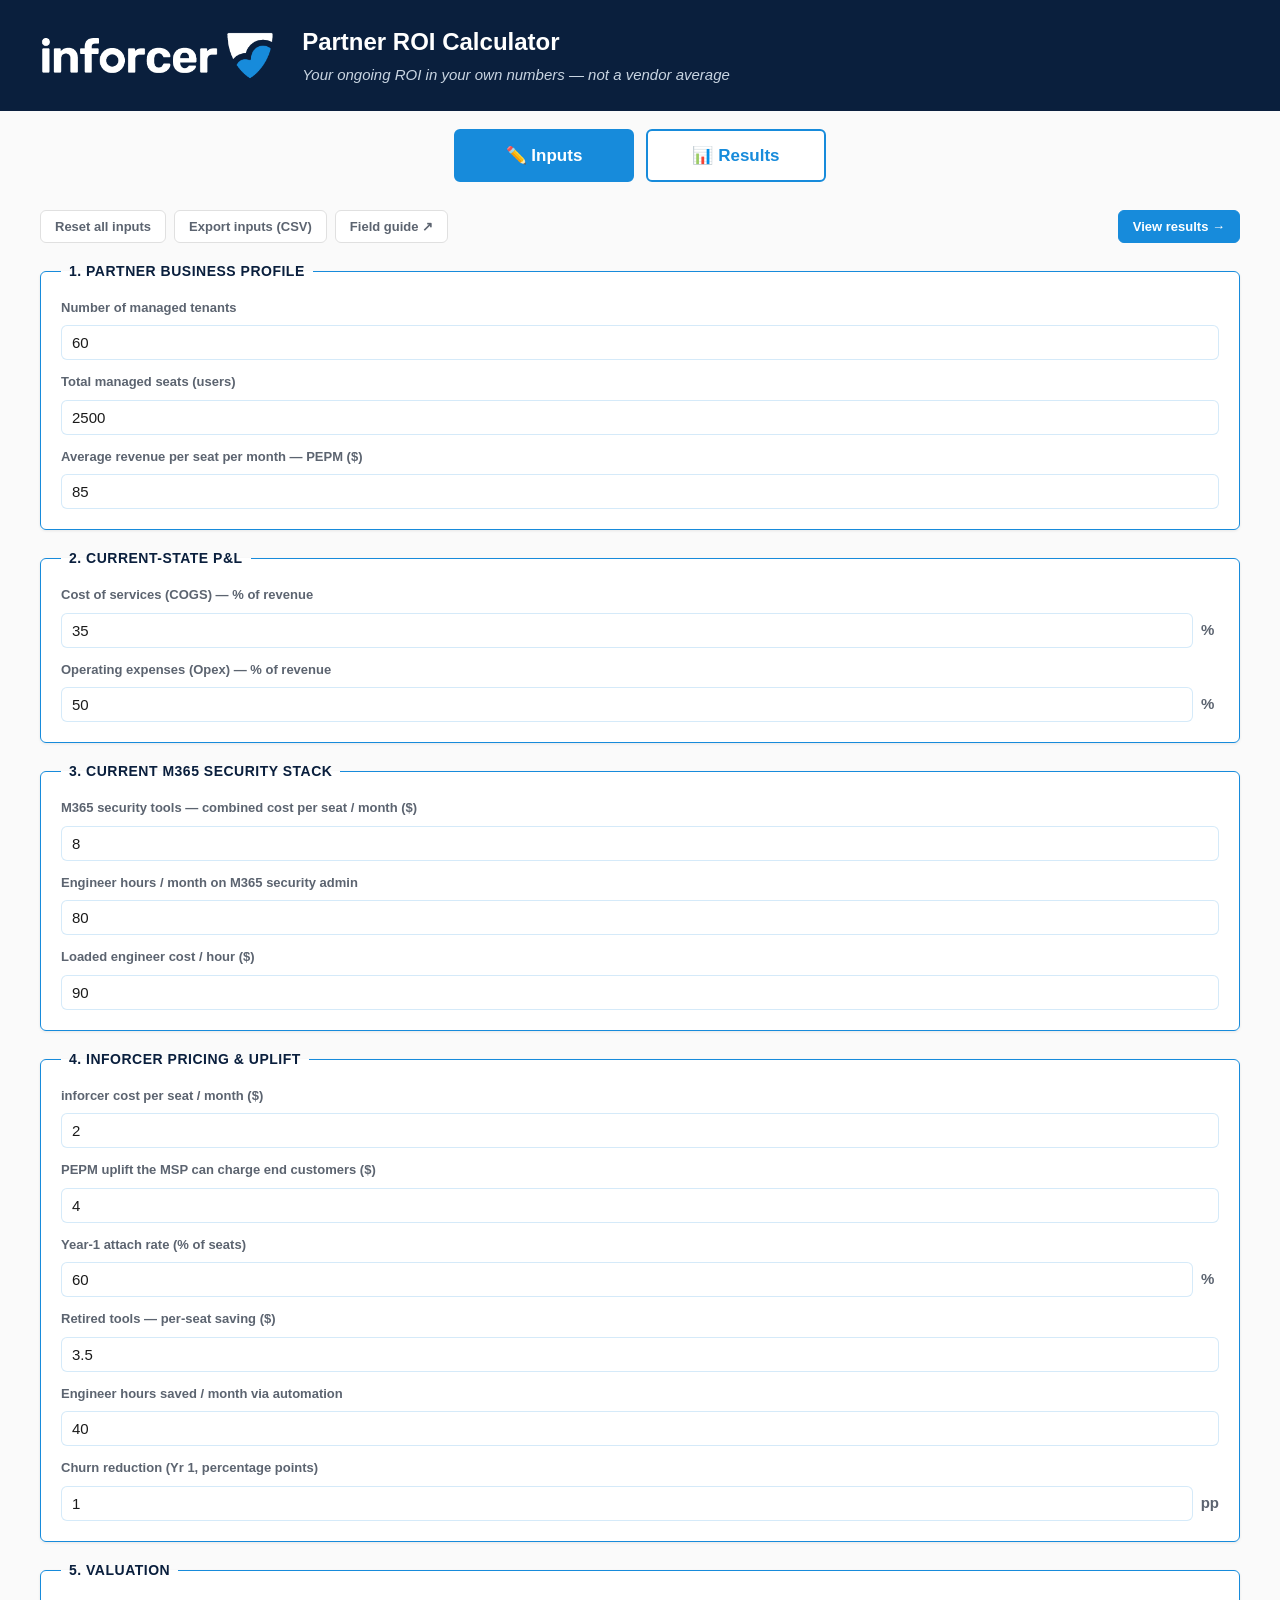
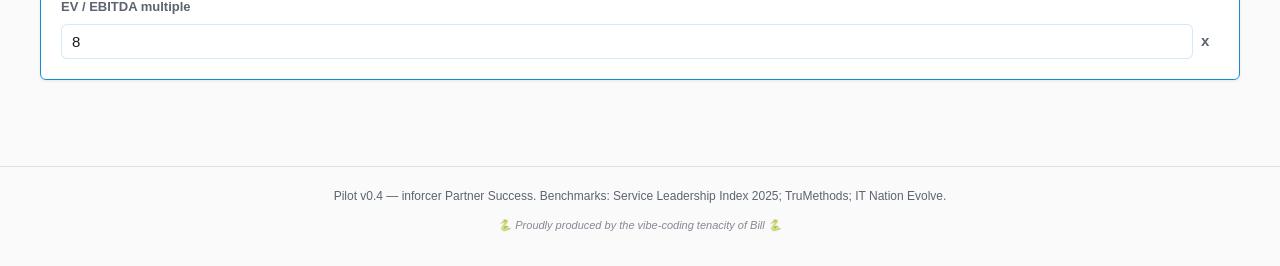
<file: index.html>
<!DOCTYPE html>
<html lang="en">
<head>
  <meta charset="UTF-8" />
  <meta name="viewport" content="width=device-width, initial-scale=1.0" />
  <title>inforcer Partner ROI Calculator</title>
  <link rel="stylesheet" href="styles.css" />
</head>
<body>

  <!-- ============================================ -->
  <!-- HEADER / BRAND BANNER                        -->
  <!-- ============================================ -->
  <!-- The .brand block holds the inforcer logo (white wordmark + blue
       tick). To swap for a different version, replace the src below. -->
  <header>
    <div class="header-inner">
      <div class="brand">
        <img src="inforcer-logo.png" alt="inforcer" />
      </div>
      <div class="brand-text">
        <h1>Partner ROI Calculator</h1>
        <p class="subtitle">
          Your ongoing ROI in your own numbers — not a vendor average
        </p>
      </div>
    </div>
  </header>

  <!-- Print-only header. Hidden on screen, shows on Cmd/Ctrl+P -->
  <div class="print-only print-header">
    <h1>inforcer Partner ROI — Summary</h1>
    <p>Prepared <span id="print-date"></span> · All figures derived from partner-supplied inputs.</p>
  </div>

  <!-- ============================================ -->
  <!-- TAB STRIP                                    -->
  <!-- ============================================ -->
  <!-- A tablist is just a row of buttons. Each button controls
       one panel via aria-controls. JavaScript toggles a .hidden
       class on the panels and an .active class on the buttons. -->
  <nav class="tabstrip" role="tablist" aria-label="Calculator views">
    <button
      id="tab-inputs"
      class="tab active"
      role="tab"
      aria-selected="true"
      aria-controls="panel-inputs"
      type="button"
    >✏️ Inputs</button>
    <button
      id="tab-results"
      class="tab"
      role="tab"
      aria-selected="false"
      aria-controls="panel-results"
      type="button"
    >📊 Results</button>
  </nav>

  <main>

    <!-- ============================================ -->
    <!-- PANEL 1: INPUTS                              -->
    <!-- ============================================ -->
    <section
      class="inputs panel"
      id="panel-inputs"
      role="tabpanel"
      aria-labelledby="tab-inputs"
    >

      <!-- Toolbar: Reset on the left, Export CSV in the middle,
           a primary "View results →" button on the right that
           jumps the user to the results tab. -->
      <div class="toolbar toolbar-inputs">
        <button id="reset-inputs" type="button" class="btn-secondary">
          Reset all inputs
        </button>
        <button id="export-inputs" type="button" class="btn-secondary">
          Export inputs (CSV)
        </button>
        <a
          id="open-guide"
          href="field-guide.html"
          target="_blank"
          rel="noopener"
          class="btn-secondary btn-link"
        >Field guide ↗</a>
        <button id="go-results" type="button" class="btn-primary">
          View results →
        </button>
      </div>

      <!-- Group 1: Partner business profile -->
      <fieldset>
        <legend>1. Partner business profile</legend>

        <div class="field">
          <label for="tenants">Number of managed tenants</label>
          <input type="number" id="tenants" value="60" min="0" />
        </div>

        <div class="field">
          <label for="seats">Total managed seats (users)</label>
          <input type="number" id="seats" value="2500" min="0" />
        </div>

        <div class="field">
          <label for="pepm">Average revenue per seat per month — PEPM ($)</label>
          <input type="number" id="pepm" value="85" min="0" step="0.01" />
        </div>
      </fieldset>

      <!-- Group 2: Current P&L -->
      <fieldset>
        <legend>2. Current-state P&amp;L</legend>

        <div class="field">
          <label for="cogsPct">Cost of services (COGS) — % of revenue</label>
          <input type="number" id="cogsPct" value="35" min="0" max="100" step="0.1" />
          <span class="suffix">%</span>
        </div>

        <div class="field">
          <label for="opexPct">Operating expenses (Opex) — % of revenue</label>
          <input type="number" id="opexPct" value="50" min="0" max="100" step="0.1" />
          <span class="suffix">%</span>
        </div>
      </fieldset>

      <!-- Group 3: Current M365 security stack -->
      <fieldset>
        <legend>3. Current M365 security stack</legend>

        <div class="field">
          <label for="stackPerSeat">M365 security tools — combined cost per seat / month ($)</label>
          <input type="number" id="stackPerSeat" value="8" min="0" step="0.01" />
        </div>

        <div class="field">
          <label for="hrsMonth">Engineer hours / month on M365 security admin</label>
          <input type="number" id="hrsMonth" value="80" min="0" />
        </div>

        <div class="field">
          <label for="hrRate">Loaded engineer cost / hour ($)</label>
          <input type="number" id="hrRate" value="90" min="0" step="0.01" />
        </div>
      </fieldset>

      <!-- Group 4: inforcer pricing & uplift -->
      <fieldset>
        <legend>4. inforcer pricing &amp; uplift</legend>

        <div class="field">
          <label for="inforcerCost">inforcer cost per seat / month ($)</label>
          <input type="number" id="inforcerCost" value="2" min="0" step="0.01" />
        </div>

        <div class="field">
          <label for="pepmUplift">PEPM uplift the MSP can charge end customers ($)</label>
          <input type="number" id="pepmUplift" value="4" min="0" step="0.01" />
        </div>

        <div class="field">
          <label for="attach">Year-1 attach rate (% of seats)</label>
          <input type="number" id="attach" value="60" min="0" max="100" step="1" />
          <span class="suffix">%</span>
        </div>

        <div class="field">
          <label for="toolSave">Retired tools — per-seat saving ($)</label>
          <input type="number" id="toolSave" value="3.5" min="0" step="0.01" />
        </div>

        <div class="field">
          <label for="hrsSaved">Engineer hours saved / month via automation</label>
          <input type="number" id="hrsSaved" value="40" min="0" />
        </div>

        <div class="field">
          <label for="churnRed">Churn reduction (Yr 1, percentage points)</label>
          <input type="number" id="churnRed" value="1" min="0" max="100" step="0.1" />
          <span class="suffix">pp</span>
        </div>
      </fieldset>

      <!-- Group 5: Valuation -->
      <fieldset>
        <legend>5. Valuation</legend>

        <div class="field">
          <label for="multiple">EV / EBITDA multiple</label>
          <input type="number" id="multiple" value="8" min="0" step="0.1" />
          <span class="suffix">x</span>
        </div>
      </fieldset>

    </section>

    <!-- ============================================ -->
    <!-- PANEL 2: RESULTS                             -->
    <!-- ============================================ -->
    <section
      class="outputs panel hidden"
      id="panel-results"
      role="tabpanel"
      aria-labelledby="tab-results"
    >

      <!-- Results toolbar -->
      <div class="outputs-header">
        <h2>Results</h2>
        <div class="results-actions">
          <button id="back-inputs" type="button" class="btn-secondary">
            ← Edit inputs
          </button>
          <button id="copy-summary" type="button" class="btn-secondary">
            Copy summary
          </button>
          <button id="download-pdf" type="button" class="btn-primary">
            Download as PDF
          </button>
        </div>
      </div>

      <!-- Headline KPIs -->
      <div class="kpi-grid">
        <div class="kpi">
          <div class="kpi-label">📈 Annual EBITDA uplift</div>
          <div class="kpi-value" id="out-ebitda-uplift">—</div>
        </div>
        <div class="kpi">
          <div class="kpi-label">💎 Equity value created (1-yr)</div>
          <div class="kpi-value" id="out-equity-value">—</div>
        </div>
        <div class="kpi">
          <div class="kpi-label">📍 EBITDA margin — current</div>
          <div class="kpi-value" id="out-margin-current">—</div>
        </div>
        <div class="kpi">
          <div class="kpi-label">🚀 EBITDA margin — with inforcer</div>
          <div class="kpi-value" id="out-margin-new">—</div>
        </div>
      </div>

      <!-- P&L breakdown -->
      <h3>P&amp;L impact (annual)</h3>
      <table class="pl-table">
        <thead>
          <tr>
            <th>Line item</th>
            <th>Current</th>
            <th>With inforcer</th>
            <th>Δ</th>
          </tr>
        </thead>
        <tbody>
          <tr>
            <td>Managed-services revenue</td>
            <td id="out-rev-c">—</td>
            <td id="out-rev-n">—</td>
            <td id="out-rev-d">—</td>
          </tr>
          <tr>
            <td>COGS</td>
            <td id="out-cogs-c">—</td>
            <td id="out-cogs-n">—</td>
            <td id="out-cogs-d">—</td>
          </tr>
          <tr>
            <td>Gross profit</td>
            <td id="out-gp-c">—</td>
            <td id="out-gp-n">—</td>
            <td id="out-gp-d">—</td>
          </tr>
          <tr>
            <td>Opex</td>
            <td id="out-opex-c">—</td>
            <td id="out-opex-n">—</td>
            <td id="out-opex-d">—</td>
          </tr>
          <tr class="total-row">
            <td>EBITDA</td>
            <td id="out-ebitda-c">—</td>
            <td id="out-ebitda-n">—</td>
            <td id="out-ebitda-d">—</td>
          </tr>
        </tbody>
      </table>

      <!-- Benchmark -->
      <h3>Service Leadership benchmark</h3>
      <p class="benchmark" id="out-benchmark">
        Fill the form to see how this partner compares to the global MSP average (11.1%) and best-in-class (19%+).
      </p>

      <!-- 3-yr cumulative -->
      <p class="cumulative">
        💰 3-year cumulative equity value created
        <strong id="out-equity-3yr">—</strong>
      </p>

      <!-- PSM talking points (hidden by default — toggle on for internal use) -->
      <div class="psm-notes">
        <button
          id="toggle-anchors"
          class="toggle"
          type="button"
          aria-expanded="false"
          aria-controls="anchors-list"
        >Show PSM talking points</button>

        <ol id="anchors-list" class="anchors hidden">
          <li id="anchor-1">—</li>
          <li id="anchor-2">—</li>
          <li id="anchor-3">—</li>
          <li id="anchor-4">—</li>
          <li id="anchor-5">—</li>
          <li id="anchor-6">—</li>
        </ol>
      </div>

    </section>

  </main>

  <footer>
    <p>
      Pilot v0.4 — inforcer Partner Success.
      Benchmarks: Service Leadership Index 2025; TruMethods; IT Nation Evolve.
    </p>
    <p class="signoff">
      🐍 Proudly produced by the vibe-coding tenacity of Bill 🐍
    </p>
  </footer>

  <script src="script.js"></script>
</body>
</html>
</file>
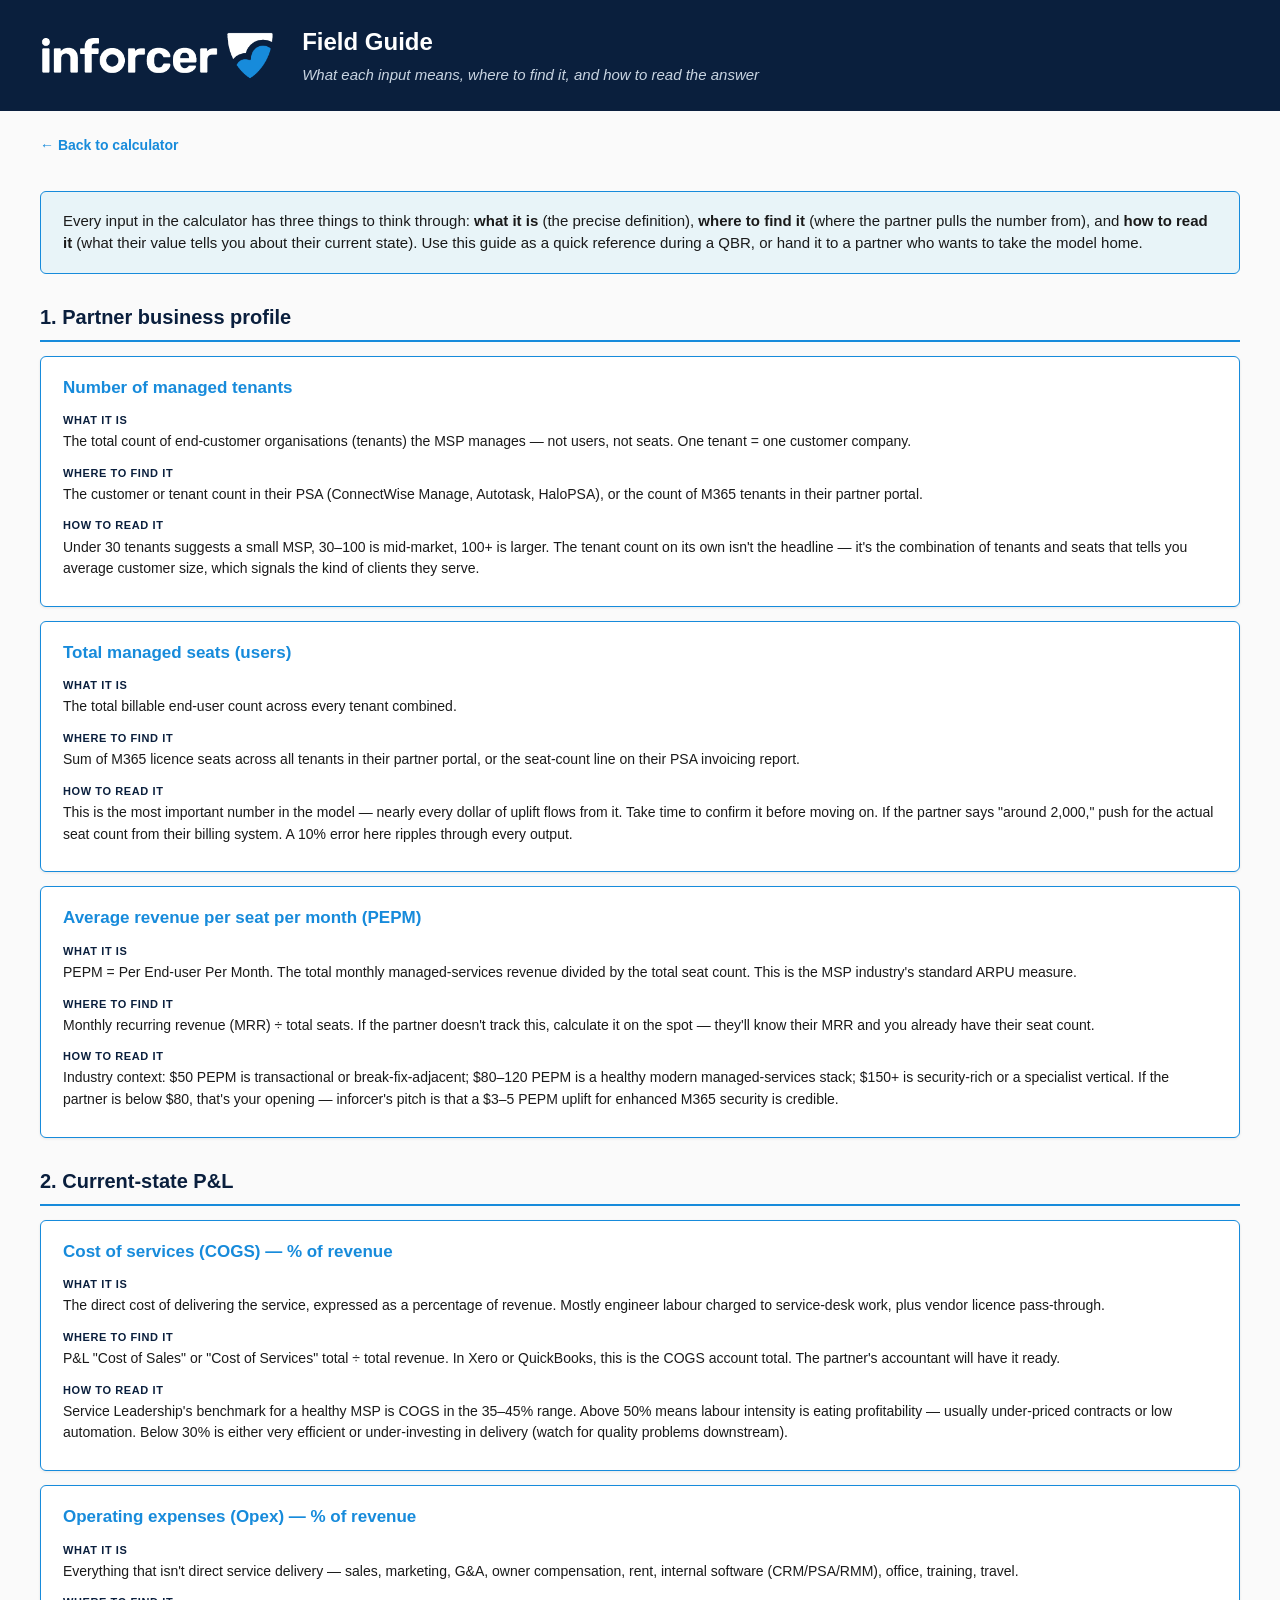
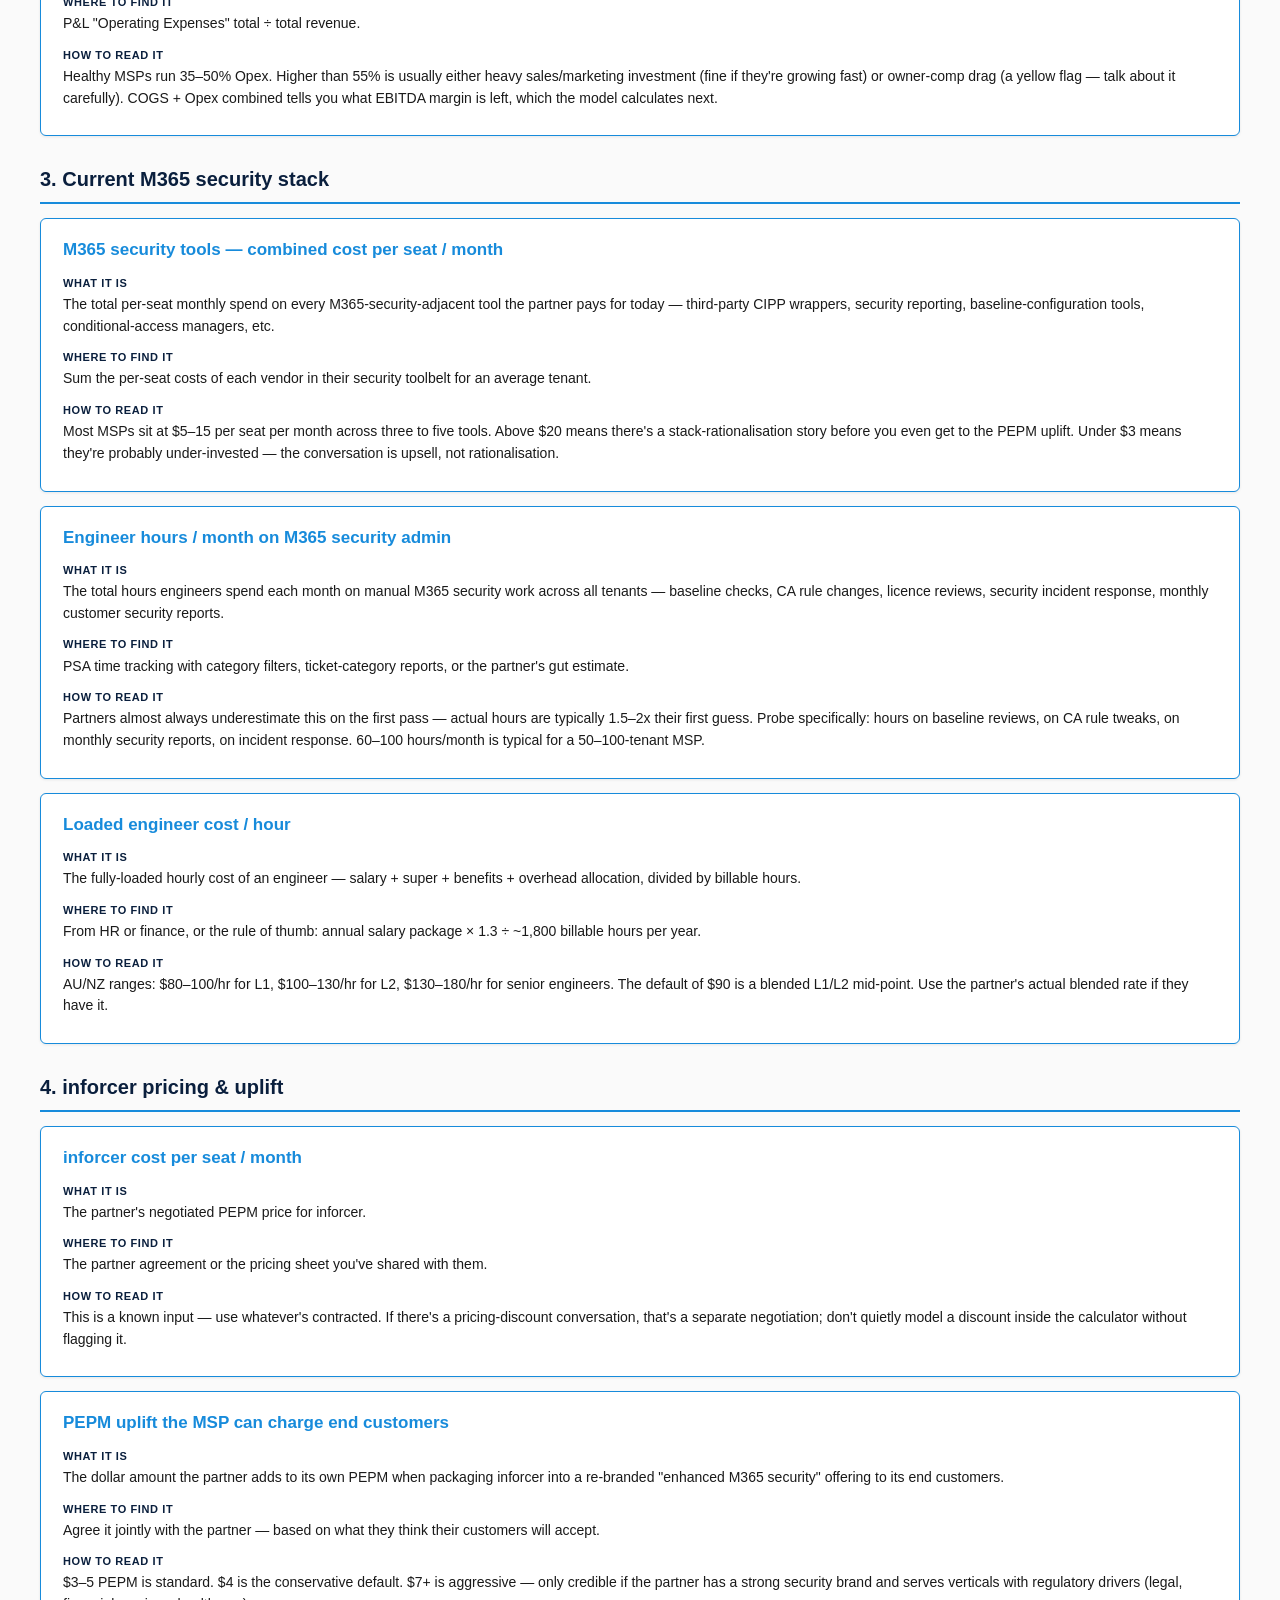
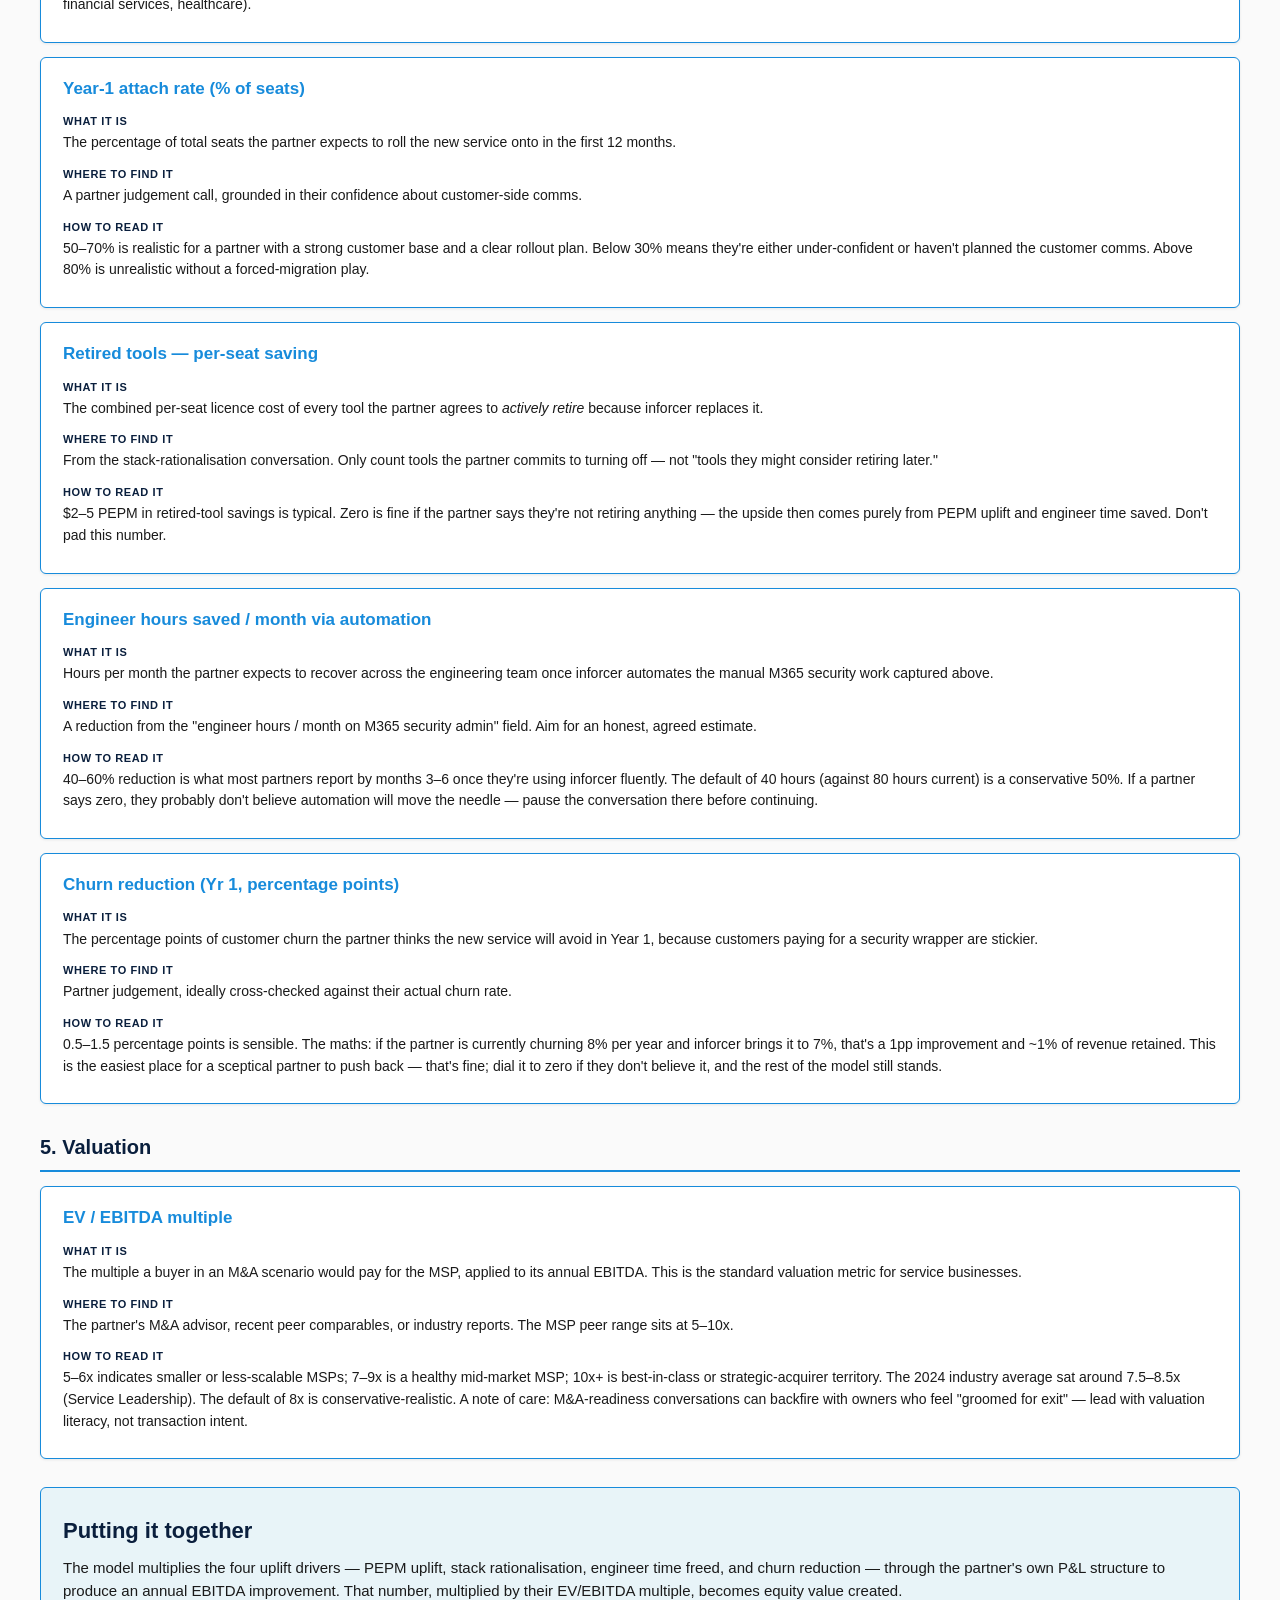
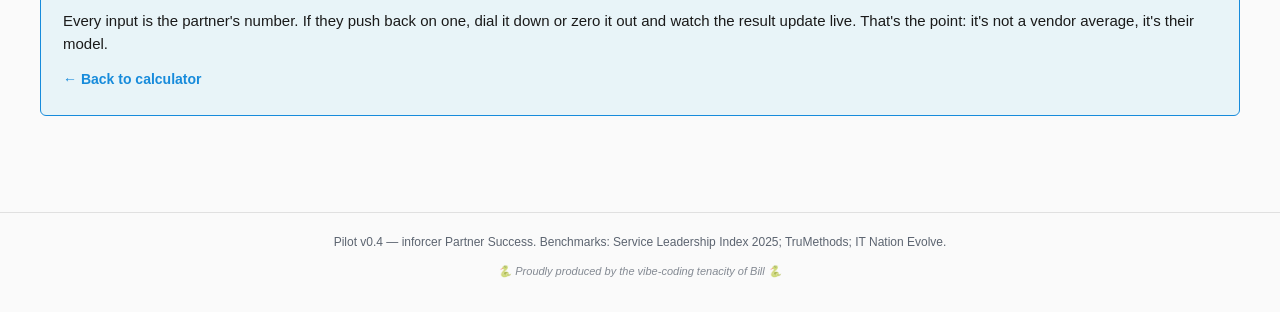
<file: field-guide.html>
<!DOCTYPE html>
<html lang="en">
<head>
  <meta charset="UTF-8" />
  <meta name="viewport" content="width=device-width, initial-scale=1.0" />
  <title>Field Guide — inforcer Partner ROI Calculator</title>
  <link rel="stylesheet" href="styles.css" />
</head>
<body class="guide">

  <!-- Same header as the calculator, so the brand banner stays consistent. -->
  <header>
    <div class="header-inner">
      <div class="brand">
        <img src="inforcer-logo.png" alt="inforcer" />
      </div>
      <div class="brand-text">
        <h1>Field Guide</h1>
        <p class="subtitle">
          What each input means, where to find it, and how to read the answer
        </p>
      </div>
    </div>
  </header>

  <!-- A simple "back to calculator" bar instead of the tab strip. -->
  <nav class="guide-nav">
    <a href="index.html" class="guide-back">← Back to calculator</a>
  </nav>

  <main>

    <!-- A short orientation paragraph at the top. -->
    <section class="guide-intro">
      <p>
        Every input in the calculator has three things to think through:
        <strong>what it is</strong> (the precise definition),
        <strong>where to find it</strong> (where the partner pulls the number from), and
        <strong>how to read it</strong> (what their value tells you about their current state).
        Use this guide as a quick reference during a QBR, or hand it to a partner who wants to take the model home.
      </p>
    </section>

    <!-- ============================================ -->
    <!-- GROUP 1: Partner business profile            -->
    <!-- ============================================ -->
    <section class="guide-section">
      <h2>1. Partner business profile</h2>

      <article class="guide-field">
        <h3>Number of managed tenants</h3>
        <p class="guide-q">What it is</p>
        <p>The total count of end-customer organisations (tenants) the MSP manages — not users, not seats. One tenant = one customer company.</p>
        <p class="guide-q">Where to find it</p>
        <p>The customer or tenant count in their PSA (ConnectWise Manage, Autotask, HaloPSA), or the count of M365 tenants in their partner portal.</p>
        <p class="guide-q">How to read it</p>
        <p>Under 30 tenants suggests a small MSP, 30–100 is mid-market, 100+ is larger. The tenant count on its own isn't the headline — it's the combination of tenants and seats that tells you average customer size, which signals the kind of clients they serve.</p>
      </article>

      <article class="guide-field">
        <h3>Total managed seats (users)</h3>
        <p class="guide-q">What it is</p>
        <p>The total billable end-user count across every tenant combined.</p>
        <p class="guide-q">Where to find it</p>
        <p>Sum of M365 licence seats across all tenants in their partner portal, or the seat-count line on their PSA invoicing report.</p>
        <p class="guide-q">How to read it</p>
        <p>This is the most important number in the model — nearly every dollar of uplift flows from it. Take time to confirm it before moving on. If the partner says "around 2,000," push for the actual seat count from their billing system. A 10% error here ripples through every output.</p>
      </article>

      <article class="guide-field">
        <h3>Average revenue per seat per month (PEPM)</h3>
        <p class="guide-q">What it is</p>
        <p>PEPM = Per End-user Per Month. The total monthly managed-services revenue divided by the total seat count. This is the MSP industry's standard ARPU measure.</p>
        <p class="guide-q">Where to find it</p>
        <p>Monthly recurring revenue (MRR) ÷ total seats. If the partner doesn't track this, calculate it on the spot — they'll know their MRR and you already have their seat count.</p>
        <p class="guide-q">How to read it</p>
        <p>Industry context: $50 PEPM is transactional or break-fix-adjacent; $80–120 PEPM is a healthy modern managed-services stack; $150+ is security-rich or a specialist vertical. If the partner is below $80, that's your opening — inforcer's pitch is that a $3–5 PEPM uplift for enhanced M365 security is credible.</p>
      </article>
    </section>

    <!-- ============================================ -->
    <!-- GROUP 2: Current-state P&L                   -->
    <!-- ============================================ -->
    <section class="guide-section">
      <h2>2. Current-state P&amp;L</h2>

      <article class="guide-field">
        <h3>Cost of services (COGS) — % of revenue</h3>
        <p class="guide-q">What it is</p>
        <p>The direct cost of delivering the service, expressed as a percentage of revenue. Mostly engineer labour charged to service-desk work, plus vendor licence pass-through.</p>
        <p class="guide-q">Where to find it</p>
        <p>P&amp;L "Cost of Sales" or "Cost of Services" total ÷ total revenue. In Xero or QuickBooks, this is the COGS account total. The partner's accountant will have it ready.</p>
        <p class="guide-q">How to read it</p>
        <p>Service Leadership's benchmark for a healthy MSP is COGS in the 35–45% range. Above 50% means labour intensity is eating profitability — usually under-priced contracts or low automation. Below 30% is either very efficient or under-investing in delivery (watch for quality problems downstream).</p>
      </article>

      <article class="guide-field">
        <h3>Operating expenses (Opex) — % of revenue</h3>
        <p class="guide-q">What it is</p>
        <p>Everything that isn't direct service delivery — sales, marketing, G&amp;A, owner compensation, rent, internal software (CRM/PSA/RMM), office, training, travel.</p>
        <p class="guide-q">Where to find it</p>
        <p>P&amp;L "Operating Expenses" total ÷ total revenue.</p>
        <p class="guide-q">How to read it</p>
        <p>Healthy MSPs run 35–50% Opex. Higher than 55% is usually either heavy sales/marketing investment (fine if they're growing fast) or owner-comp drag (a yellow flag — talk about it carefully). COGS + Opex combined tells you what EBITDA margin is left, which the model calculates next.</p>
      </article>
    </section>

    <!-- ============================================ -->
    <!-- GROUP 3: Current M365 security stack         -->
    <!-- ============================================ -->
    <section class="guide-section">
      <h2>3. Current M365 security stack</h2>

      <article class="guide-field">
        <h3>M365 security tools — combined cost per seat / month</h3>
        <p class="guide-q">What it is</p>
        <p>The total per-seat monthly spend on every M365-security-adjacent tool the partner pays for today — third-party CIPP wrappers, security reporting, baseline-configuration tools, conditional-access managers, etc.</p>
        <p class="guide-q">Where to find it</p>
        <p>Sum the per-seat costs of each vendor in their security toolbelt for an average tenant.</p>
        <p class="guide-q">How to read it</p>
        <p>Most MSPs sit at $5–15 per seat per month across three to five tools. Above $20 means there's a stack-rationalisation story before you even get to the PEPM uplift. Under $3 means they're probably under-invested — the conversation is upsell, not rationalisation.</p>
      </article>

      <article class="guide-field">
        <h3>Engineer hours / month on M365 security admin</h3>
        <p class="guide-q">What it is</p>
        <p>The total hours engineers spend each month on manual M365 security work across all tenants — baseline checks, CA rule changes, licence reviews, security incident response, monthly customer security reports.</p>
        <p class="guide-q">Where to find it</p>
        <p>PSA time tracking with category filters, ticket-category reports, or the partner's gut estimate.</p>
        <p class="guide-q">How to read it</p>
        <p>Partners almost always underestimate this on the first pass — actual hours are typically 1.5–2x their first guess. Probe specifically: hours on baseline reviews, on CA rule tweaks, on monthly security reports, on incident response. 60–100 hours/month is typical for a 50–100-tenant MSP.</p>
      </article>

      <article class="guide-field">
        <h3>Loaded engineer cost / hour</h3>
        <p class="guide-q">What it is</p>
        <p>The fully-loaded hourly cost of an engineer — salary + super + benefits + overhead allocation, divided by billable hours.</p>
        <p class="guide-q">Where to find it</p>
        <p>From HR or finance, or the rule of thumb: annual salary package × 1.3 ÷ ~1,800 billable hours per year.</p>
        <p class="guide-q">How to read it</p>
        <p>AU/NZ ranges: $80–100/hr for L1, $100–130/hr for L2, $130–180/hr for senior engineers. The default of $90 is a blended L1/L2 mid-point. Use the partner's actual blended rate if they have it.</p>
      </article>
    </section>

    <!-- ============================================ -->
    <!-- GROUP 4: inforcer pricing & uplift           -->
    <!-- ============================================ -->
    <section class="guide-section">
      <h2>4. inforcer pricing &amp; uplift</h2>

      <article class="guide-field">
        <h3>inforcer cost per seat / month</h3>
        <p class="guide-q">What it is</p>
        <p>The partner's negotiated PEPM price for inforcer.</p>
        <p class="guide-q">Where to find it</p>
        <p>The partner agreement or the pricing sheet you've shared with them.</p>
        <p class="guide-q">How to read it</p>
        <p>This is a known input — use whatever's contracted. If there's a pricing-discount conversation, that's a separate negotiation; don't quietly model a discount inside the calculator without flagging it.</p>
      </article>

      <article class="guide-field">
        <h3>PEPM uplift the MSP can charge end customers</h3>
        <p class="guide-q">What it is</p>
        <p>The dollar amount the partner adds to its own PEPM when packaging inforcer into a re-branded "enhanced M365 security" offering to its end customers.</p>
        <p class="guide-q">Where to find it</p>
        <p>Agree it jointly with the partner — based on what they think their customers will accept.</p>
        <p class="guide-q">How to read it</p>
        <p>$3–5 PEPM is standard. $4 is the conservative default. $7+ is aggressive — only credible if the partner has a strong security brand and serves verticals with regulatory drivers (legal, financial services, healthcare).</p>
      </article>

      <article class="guide-field">
        <h3>Year-1 attach rate (% of seats)</h3>
        <p class="guide-q">What it is</p>
        <p>The percentage of total seats the partner expects to roll the new service onto in the first 12 months.</p>
        <p class="guide-q">Where to find it</p>
        <p>A partner judgement call, grounded in their confidence about customer-side comms.</p>
        <p class="guide-q">How to read it</p>
        <p>50–70% is realistic for a partner with a strong customer base and a clear rollout plan. Below 30% means they're either under-confident or haven't planned the customer comms. Above 80% is unrealistic without a forced-migration play.</p>
      </article>

      <article class="guide-field">
        <h3>Retired tools — per-seat saving</h3>
        <p class="guide-q">What it is</p>
        <p>The combined per-seat licence cost of every tool the partner agrees to <em>actively retire</em> because inforcer replaces it.</p>
        <p class="guide-q">Where to find it</p>
        <p>From the stack-rationalisation conversation. Only count tools the partner commits to turning off — not "tools they might consider retiring later."</p>
        <p class="guide-q">How to read it</p>
        <p>$2–5 PEPM in retired-tool savings is typical. Zero is fine if the partner says they're not retiring anything — the upside then comes purely from PEPM uplift and engineer time saved. Don't pad this number.</p>
      </article>

      <article class="guide-field">
        <h3>Engineer hours saved / month via automation</h3>
        <p class="guide-q">What it is</p>
        <p>Hours per month the partner expects to recover across the engineering team once inforcer automates the manual M365 security work captured above.</p>
        <p class="guide-q">Where to find it</p>
        <p>A reduction from the "engineer hours / month on M365 security admin" field. Aim for an honest, agreed estimate.</p>
        <p class="guide-q">How to read it</p>
        <p>40–60% reduction is what most partners report by months 3–6 once they're using inforcer fluently. The default of 40 hours (against 80 hours current) is a conservative 50%. If a partner says zero, they probably don't believe automation will move the needle — pause the conversation there before continuing.</p>
      </article>

      <article class="guide-field">
        <h3>Churn reduction (Yr 1, percentage points)</h3>
        <p class="guide-q">What it is</p>
        <p>The percentage points of customer churn the partner thinks the new service will avoid in Year 1, because customers paying for a security wrapper are stickier.</p>
        <p class="guide-q">Where to find it</p>
        <p>Partner judgement, ideally cross-checked against their actual churn rate.</p>
        <p class="guide-q">How to read it</p>
        <p>0.5–1.5 percentage points is sensible. The maths: if the partner is currently churning 8% per year and inforcer brings it to 7%, that's a 1pp improvement and ~1% of revenue retained. This is the easiest place for a sceptical partner to push back — that's fine; dial it to zero if they don't believe it, and the rest of the model still stands.</p>
      </article>
    </section>

    <!-- ============================================ -->
    <!-- GROUP 5: Valuation                           -->
    <!-- ============================================ -->
    <section class="guide-section">
      <h2>5. Valuation</h2>

      <article class="guide-field">
        <h3>EV / EBITDA multiple</h3>
        <p class="guide-q">What it is</p>
        <p>The multiple a buyer in an M&amp;A scenario would pay for the MSP, applied to its annual EBITDA. This is the standard valuation metric for service businesses.</p>
        <p class="guide-q">Where to find it</p>
        <p>The partner's M&amp;A advisor, recent peer comparables, or industry reports. The MSP peer range sits at 5–10x.</p>
        <p class="guide-q">How to read it</p>
        <p>5–6x indicates smaller or less-scalable MSPs; 7–9x is a healthy mid-market MSP; 10x+ is best-in-class or strategic-acquirer territory. The 2024 industry average sat around 7.5–8.5x (Service Leadership). The default of 8x is conservative-realistic. A note of care: M&amp;A-readiness conversations can backfire with owners who feel "groomed for exit" — lead with valuation literacy, not transaction intent.</p>
      </article>
    </section>

    <!-- A closing "how to use it together" note. -->
    <section class="guide-intro guide-outro">
      <h2>Putting it together</h2>
      <p>
        The model multiplies the four uplift drivers — PEPM uplift, stack rationalisation,
        engineer time freed, and churn reduction — through the partner's own P&amp;L
        structure to produce an annual EBITDA improvement. That number, multiplied by
        their EV/EBITDA multiple, becomes equity value created.
      </p>
      <p>
        Every input is the partner's number. If they push back on one, dial it down or
        zero it out and watch the result update live. That's the point: it's not a
        vendor average, it's their model.
      </p>
      <p class="guide-cta">
        <a href="index.html" class="guide-back">← Back to calculator</a>
      </p>
    </section>

  </main>

  <footer>
    <p>
      Pilot v0.4 — inforcer Partner Success.
      Benchmarks: Service Leadership Index 2025; TruMethods; IT Nation Evolve.
    </p>
    <p class="signoff">
      🐍 Proudly produced by the vibe-coding tenacity of Bill 🐍
    </p>
  </footer>

</body>
</html>
</file>
<file: styles.css>
/* ============================================================
   inforcer Partner ROI Calculator — styles  (v0.4)
   ============================================================ */

/* ---- 1. Design tokens (colours, fonts, spacing) ----
   Two inforcer brand colours. --inforcer-blue is the deep navy used
   for the header (lets the white-and-blue logo pop), and the lighter
   --inforcer-blue-light is the official brand blue lifted directly
   from the logo PNG — used for the tab underline, primary buttons,
   KPI numbers, and accents. Re-skin the whole site from these two. */
:root {
  --inforcer-blue: #0A1F3D;       /* deep navy — header background */
  --inforcer-blue-light: #178BDB; /* official inforcer brand blue (from logo) */
  --accent: #2E86AB;
  --result-bg: #E8F4F8;
  --input-bg: #FFF8DC;
  --section-bg: #F2F2F2;
  --page-bg: #FAFAFA;
  --border: #E0E0E0;
  --text: #1A1A1A;
  --text-muted: #5C6470;
  --positive: #2E7D32;
  --negative: #C62828;

  --font-body: "Arial", "Helvetica Neue", Helvetica, sans-serif;
  --radius: 6px;
  --shadow: 0 1px 3px rgba(0, 0, 0, 0.08);
}

/* ---- 2. Reset + base ---- */
* { box-sizing: border-box; }

/* Always reserve space for the vertical scrollbar, even when the page
   is short enough not to need one. Without this, switching between a
   long view (Inputs) and a short view (Results) makes the scrollbar
   appear and disappear — which shifts every centred element on the
   page by ~7-8px. This forces the scrollbar lane to always be there. */
html {
  overflow-y: scroll;
}

body {
  font-family: var(--font-body);
  font-size: 15px;
  line-height: 1.5;
  color: var(--text);
  background: var(--page-bg);
  margin: 0;
  padding: 0;
}

h1, h2, h3 {
  color: var(--inforcer-blue);
  margin: 0 0 12px 0;
}

h1 { font-size: 28px; font-weight: 700; }
h2 { font-size: 22px; font-weight: 700; margin-top: 8px; }
h3 { font-size: 16px; font-weight: 700; margin-top: 24px; }

p { margin: 0 0 12px 0; }

/* ---- 3. Page chrome (header, footer) ----
   The header is a flex row: logo on the left, title block on the right.
   On narrow screens it stacks. */
header {
  background: var(--inforcer-blue);
  color: white;
  padding: 24px 40px;
}

.header-inner {
  max-width: 1280px;
  margin: 0 auto;
  display: flex;
  align-items: center;
  gap: 28px;
  flex-wrap: wrap;
}

/* The brand block holds the inforcer logo (white wordmark + blue tick).
   The image sits at 48px tall on desktop, 36px on mobile. */
.brand {
  display: flex;
  align-items: center;
}

.brand img {
  height: 48px;
  width: auto;
  display: block;
}

.brand-text h1 {
  color: white;
  margin: 0 0 4px 0;
  font-size: 24px;
}

.subtitle {
  color: #C8D4E1;
  font-style: italic;
  margin: 0;
  font-size: 15px;
}

footer {
  text-align: center;
  padding: 20px;
  color: var(--text-muted);
  font-size: 12px;
  border-top: 1px solid var(--border);
  margin-top: 40px;
}

footer .signoff {
  margin-top: 4px;
  font-size: 11px;
  font-style: italic;
  font-weight: 400;
  color: var(--text-muted);
  opacity: 0.75;
}

/* ---- 4. Tab strip ----
   Two brand-blue tile buttons, centred under the header. Inactive
   tab gets a thin brand-blue outline (a "ghost" tile); active tab
   is filled solid so you can tell them apart at a glance. */
.tabstrip {
  max-width: 1280px;
  margin: 0 auto;
  padding: 18px 40px 0 40px;
  display: flex;
  justify-content: center;
  gap: 12px;
  background: var(--page-bg);
}

.tab {
  background: white;
  border: 2px solid var(--inforcer-blue-light);
  color: var(--inforcer-blue-light);
  padding: 14px 36px;
  font-family: var(--font-body);
  font-size: 17px;
  font-weight: 700;
  cursor: pointer;
  border-radius: var(--radius);
  min-width: 180px;
  transition: background 0.15s ease, color 0.15s ease;
}

.tab:hover {
  background: rgba(23, 139, 219, 0.08);
}

.tab.active {
  background: var(--inforcer-blue-light);
  color: white;
}

.tab.active:hover {
  background: var(--inforcer-blue-light);
  color: white;
}

/* ---- 5. Main layout ----
   No more two-column grid — each panel takes the full width. */
main {
  max-width: 1280px;
  margin: 0 auto;
  padding: 28px 40px;
}

.panel { display: block; }
.panel.hidden { display: none; }

@media (max-width: 700px) {
  main { padding: 20px; }
  header { padding: 20px; }
  .tabstrip { padding: 0 20px; }
  .header-inner { gap: 16px; }
  .brand img { height: 36px; }
  .brand-text h1 { font-size: 20px; }
}

/* ---- 6. Inputs panel ---- */
.inputs fieldset {
  border: 1.5px solid var(--inforcer-blue-light);
  border-radius: var(--radius);
  padding: 16px 20px 20px 20px;
  margin: 0 0 18px 0;
  background: white;
  box-shadow: var(--shadow);
}

.inputs legend {
  font-weight: 700;
  color: var(--inforcer-blue);
  padding: 0 8px;
  font-size: 14px;
  text-transform: uppercase;
  letter-spacing: 0.5px;
}

.field {
  display: flex;
  flex-wrap: wrap;
  align-items: center;
  gap: 8px;
  margin-bottom: 12px;
}

.field:last-child { margin-bottom: 0; }

.field label {
  flex-basis: 100%;
  font-size: 13px;
  color: var(--text-muted);
  font-weight: 600;
}

.field input {
  flex: 1;
  min-width: 0;
  padding: 8px 10px;
  font-family: var(--font-body);
  font-size: 15px;
  color: var(--text);
  background: white;
  border: 1px solid rgba(23, 139, 219, 0.18);
  border-radius: var(--radius);
}

.field input:focus {
  outline: none;
  border-color: var(--inforcer-blue);
  box-shadow: 0 0 0 3px rgba(23, 139, 219, 0.20);
}

.field .suffix {
  font-weight: 600;
  color: var(--text-muted);
  min-width: 18px;
}

/* ---- 7. Outputs panel ---- */
.outputs {
  background: white;
  border: 1.5px solid var(--inforcer-blue-light);
  border-radius: var(--radius);
  padding: 24px;
  box-shadow: var(--shadow);
}

/* KPI grid: 2x2 on desktop, stacks on narrow screens */
.kpi-grid {
  display: grid;
  grid-template-columns: 1fr 1fr;
  gap: 12px;
  margin-bottom: 20px;
}

@media (max-width: 500px) {
  .kpi-grid { grid-template-columns: 1fr; }
}

.kpi {
  background: var(--result-bg);
  border: 1.5px solid var(--inforcer-blue-light);
  border-radius: var(--radius);
  padding: 14px 16px;
}

.kpi-label {
  font-size: 12px;
  color: var(--text-muted);
  text-transform: uppercase;
  letter-spacing: 0.5px;
  font-weight: 600;
  margin-bottom: 4px;
}

.kpi-value {
  font-size: 24px;
  font-weight: 700;
  color: var(--inforcer-blue-light);
}

/* P&L table */
.pl-table {
  width: 100%;
  border-collapse: collapse;
  margin-bottom: 8px;
  font-size: 14px;
}

.pl-table th,
.pl-table td {
  padding: 8px 10px;
  text-align: right;
  border-bottom: 1px solid var(--border);
}

.pl-table th:first-child,
.pl-table td:first-child { text-align: left; }

/* Line-item column — the labels down the left edge. */
.pl-table tbody td:first-child {
  color: var(--inforcer-blue-light);
  font-weight: 600;
}

/* Calculated output cells — Current and With-inforcer columns. The
   Δ column is left alone so the .positive / .negative semantic
   colours can still apply there. */
.pl-table tbody td:nth-child(2),
.pl-table tbody td:nth-child(3) {
  color: var(--inforcer-blue-light);
  font-weight: 600;
}

.pl-table thead th {
  background: var(--inforcer-blue-light);
  color: white;
  font-weight: 700;
  border-bottom: none;
}

.pl-table tbody tr:hover { background: #FAFCFD; }

.pl-table .total-row {
  font-weight: 700;
  background: var(--result-bg);
}

.pl-table .total-row td { border-bottom: none; }

.positive { color: var(--positive); font-weight: 600; }
.negative { color: var(--negative); font-weight: 600; }

/* Benchmark callout */
.benchmark {
  background: #FFF9E6;
  border-left: 4px solid #E0B341;
  padding: 12px 16px;
  border-radius: 4px;
  font-size: 14px;
  color: var(--text);
}

.cumulative {
  margin-top: 20px;
  padding: 18px 20px;
  background: var(--result-bg);
  border: 1.5px solid var(--inforcer-blue-light);
  border-radius: var(--radius);
  text-align: center;
  color: var(--text-muted);
  font-size: 15px;
  font-weight: 600;
  text-transform: uppercase;
  letter-spacing: 0.5px;
}

.cumulative strong {
  display: block;
  margin-top: 6px;
  color: var(--inforcer-blue-light);
  font-size: 28px;
  letter-spacing: 0;
}

/* PSM talking-points block */
.psm-notes {
  margin-top: 24px;
  padding-top: 20px;
  border-top: 1px dashed var(--border);
}

.toggle {
  background: var(--inforcer-blue-light);
  color: white;
  border: 1px solid var(--inforcer-blue-light);
  padding: 8px 14px;
  border-radius: var(--radius);
  font-family: var(--font-body);
  font-size: 13px;
  font-weight: 600;
  cursor: pointer;
  transition: background 0.15s ease, border-color 0.15s ease;
}

.toggle:hover {
  background: var(--inforcer-blue);
  border-color: var(--inforcer-blue);
  color: white;
}

.anchors {
  margin: 16px 0 0 0;
  padding: 16px 16px 16px 36px;
  background: #FFF3F0;
  border-left: 4px solid #C44536;
  border-radius: 4px;
  font-size: 14px;
}

.anchors::before {
  content: "PSM only — internal talking points";
  display: block;
  font-size: 11px;
  font-weight: 700;
  color: #C44536;
  text-transform: uppercase;
  letter-spacing: 0.5px;
  margin-left: -20px;
  margin-bottom: 10px;
}

.anchors li {
  margin-bottom: 8px;
  line-height: 1.45;
}

.anchors li:last-child { margin-bottom: 0; }

.hidden { display: none; }

/* ---- 8. Toolbars + buttons ---- */
.toolbar {
  margin-bottom: 18px;
  display: flex;
  gap: 8px;
  flex-wrap: wrap;
}

.toolbar-inputs { justify-content: flex-start; }
.toolbar-inputs #go-results { margin-left: auto; }

.btn-secondary,
.btn-primary {
  font-family: var(--font-body);
  font-size: 13px;
  font-weight: 600;
  padding: 8px 14px;
  border-radius: var(--radius);
  cursor: pointer;
  transition: background 0.15s ease, color 0.15s ease, border-color 0.15s ease;
}

.btn-secondary {
  background: white;
  color: var(--text-muted);
  border: 1px solid var(--border);
}

.btn-secondary:hover {
  background: var(--section-bg);
  color: var(--text);
}

.btn-primary {
  background: var(--inforcer-blue-light);
  color: white;
  border: 1px solid var(--inforcer-blue-light);
}

.btn-primary:hover {
  background: var(--inforcer-blue);
  border-color: var(--inforcer-blue);
}

.btn-secondary.copied,
.btn-primary.copied {
  background: var(--positive);
  border-color: var(--positive);
  color: white;
}

/* When an <a> tag is used as a button (e.g. the Field guide link),
   strip the default browser link styling so it matches the buttons
   next to it. The .btn-secondary rules above still give it the look. */
.btn-link {
  text-decoration: none;
  display: inline-block;
  line-height: normal;
}

.outputs-header {
  display: flex;
  justify-content: space-between;
  align-items: center;
  gap: 12px;
  margin-bottom: 12px;
  flex-wrap: wrap;
}

.outputs-header h2 { margin: 0; }

.results-actions {
  display: flex;
  gap: 8px;
  flex-wrap: wrap;
}

/* ---- 9. Field guide page ----
   The field-guide.html page reuses the same header, footer and design
   tokens. These rules style only what's specific to the guide. */
.guide-nav {
  max-width: 1280px;
  margin: 0 auto;
  padding: 18px 40px 0 40px;
}

.guide-back {
  display: inline-block;
  color: var(--inforcer-blue-light);
  text-decoration: none;
  font-weight: 700;
  font-size: 14px;
  padding: 6px 0;
  border-bottom: 1.5px solid transparent;
  transition: border-color 0.15s ease;
}

.guide-back:hover {
  border-bottom-color: var(--inforcer-blue-light);
}

.guide-intro {
  background: var(--result-bg);
  border: 1.5px solid var(--inforcer-blue-light);
  border-radius: var(--radius);
  padding: 18px 22px;
  margin-bottom: 28px;
  font-size: 15px;
  color: var(--text);
}

.guide-intro p { margin: 0 0 8px 0; }
.guide-intro p:last-child { margin-bottom: 0; }

.guide-outro { margin-top: 28px; }
.guide-outro h2 { margin-bottom: 10px; }
.guide-cta { margin-top: 14px; }

.guide-section { margin-bottom: 28px; }

.guide-section h2 {
  color: var(--inforcer-blue);
  font-size: 20px;
  margin: 0 0 14px 0;
  padding-bottom: 8px;
  border-bottom: 2px solid var(--inforcer-blue-light);
}

.guide-field {
  background: white;
  border: 1.5px solid var(--inforcer-blue-light);
  border-radius: var(--radius);
  padding: 18px 22px;
  margin-bottom: 14px;
  box-shadow: var(--shadow);
}

.guide-field h3 {
  color: var(--inforcer-blue-light);
  font-size: 17px;
  margin: 0 0 12px 0;
}

.guide-field p {
  margin: 0 0 8px 0;
  font-size: 14px;
  line-height: 1.55;
  color: var(--text);
}

.guide-field .guide-q {
  font-size: 11px;
  font-weight: 700;
  color: var(--inforcer-blue);
  text-transform: uppercase;
  letter-spacing: 0.6px;
  margin-top: 12px;
  margin-bottom: 2px;
}

.guide-field .guide-q:first-of-type { margin-top: 0; }

/* ---- 10. Print stylesheet ---- */
.print-only { display: none; }
.print-header h1 { color: var(--inforcer-blue); margin-bottom: 4px; }
.print-header p { color: var(--text-muted); font-size: 13px; }

@media print {
  /* When printing the CALCULATOR, force the Results panel visible
     regardless of tab state, and hide everything else. The :not(.guide)
     selector means none of this applies on the field-guide page —
     that page prints in full. */
  body:not(.guide) header,
  body:not(.guide) footer,
  body:not(.guide) .tabstrip,
  body:not(.guide) .inputs,
  body:not(.guide) .toolbar,
  body:not(.guide) .outputs-header .results-actions,
  body:not(.guide) .psm-notes {
    display: none !important;
  }

  body:not(.guide) #panel-results.hidden { display: block !important; }

  .print-only { display: block; }
  .print-header {
    padding: 0 0 12px 0;
    border-bottom: 2px solid var(--inforcer-blue);
    margin-bottom: 16px;
  }

  body { background: white; font-size: 11pt; }
  main { display: block; max-width: 100%; padding: 16px 24px; }
  .outputs {
    box-shadow: none;
    border: none;
    padding: 0;
  }

  .kpi-grid,
  .pl-table,
  .benchmark { page-break-inside: avoid; }

  .pl-table thead th {
    background: white;
    color: var(--inforcer-blue);
    border-bottom: 2px solid var(--inforcer-blue);
  }
  .pl-table .total-row { background: var(--section-bg); }
  .kpi {
    background: var(--section-bg);
    border-color: var(--border);
  }
}
</file>
